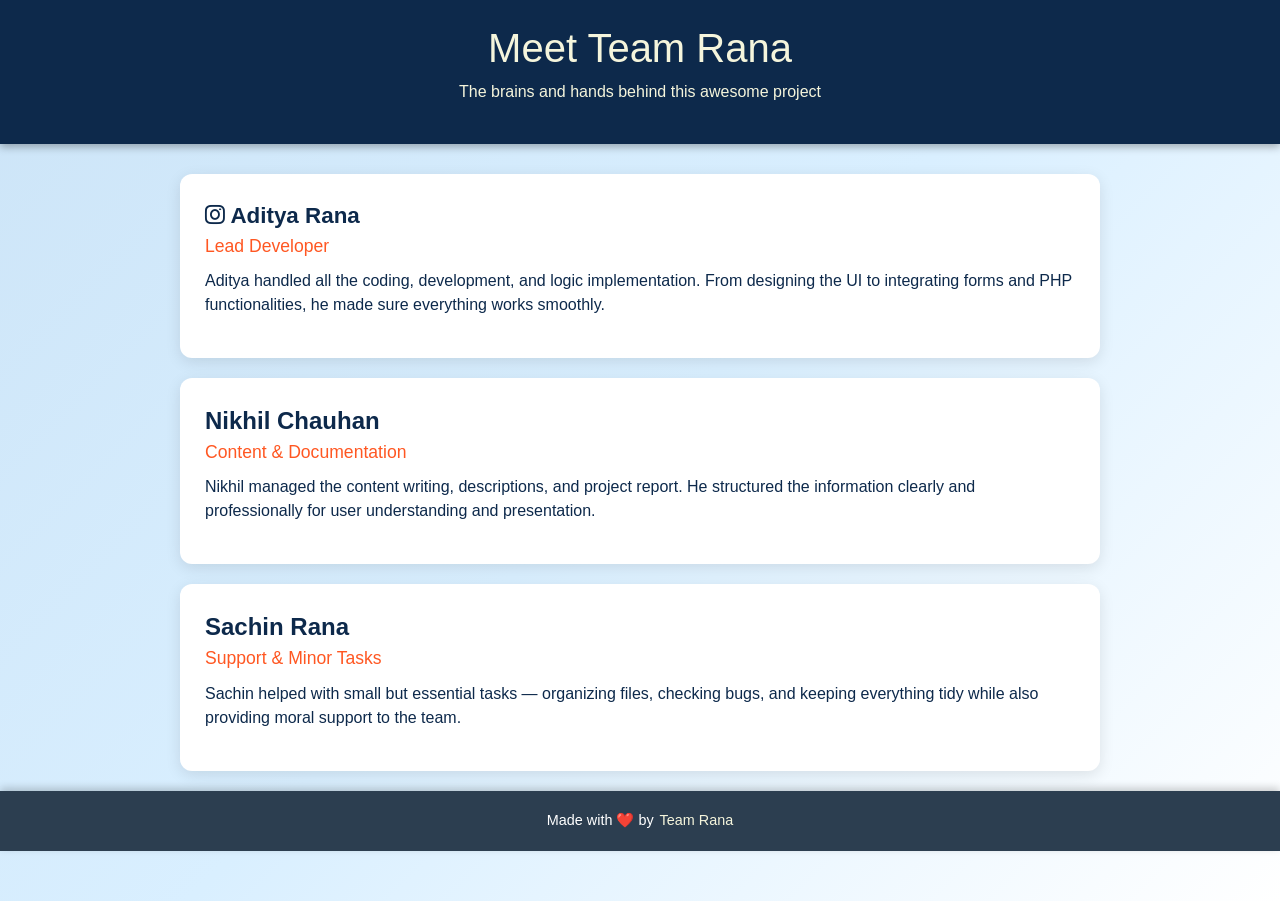
<file: about.html>
<!DOCTYPE html>
<html lang="en">
<head>
  <meta charset="UTF-8" />
  <meta name="viewport" content="width=device-width, initial-scale=1" />
  <title>About Team Rana</title>
  <link href="https://cdn.jsdelivr.net/npm/bootstrap@5.3.6/dist/css/bootstrap.min.css" rel="stylesheet">
  <link
    rel="stylesheet"
    href="https://cdnjs.cloudflare.com/ajax/libs/font-awesome/6.7.2/css/all.min.css"
  />
  <style>
    body {
      background: linear-gradient(135deg, #cce4f7 0%, #d9efff 50%, #ffffff 100%);
      font-family: 'Segoe UI', Tahoma, Geneva, Verdana, sans-serif;
      color: #0d294b;
      margin: 0;
      padding-bottom: 50px;
    }

    header {
      background-color: #0d294b;
      color: beige;
      text-align: center;
      padding: 1.5rem 0;
      margin-bottom: 30px;
      box-shadow: 0 3px 8px rgba(0, 0, 0, 0.3);
    }

    .container {
      max-width: 960px;
      margin: 0 auto;
      padding: 0 20px;
    }

    .member-card {
      background: white;
      border-radius: 12px;
      padding: 25px;
      margin-bottom: 20px;
      box-shadow: 0 4px 15px rgba(0, 0, 0, 0.1);
      transition: transform 0.3s ease;
      position: relative;
    }

    .member-card:hover {
      transform: translateY(-5px);
    }

    .member-name {
      font-size: 1.5rem;
      font-weight: 700;
      color: #0d294b;
      display: flex;
      align-items: center;
      gap: 10px;
    }

    .member-role {
      font-size: 1.1rem;
      font-weight: 500;
      color: #ff5722;
      margin-bottom: 10px;
    }

    .instagram-link {
      color: #0d294b;
      font-size: 1.4rem;
      text-decoration: none;
      transition: color 0.3s ease;
    }
    .instagram-link:hover {
      color: #ff5722;
    }

    footer {
      background-color: #2c3e50;
      color: white;
      height: 60px;
      display: flex;
      justify-content: center;
      align-items: center;
      font-size: 0.9rem;
      box-shadow: 0 -3px 8px rgb(0 0 0 / 0.2);
    }

    a {
      color: beige;
      text-decoration: none;
    }

    a:hover {
      color: #ff5722;
      text-decoration: underline;
    }
  </style>
</head>
<body>
  <header>
    <h1>Meet Team Rana</h1>
    <p>The brains and hands behind this awesome project</p>
  </header>

  <div class="container">
    <div class="member-card">
      <div class="member-name">
       
        <a href="https://instagram.com/adityarana8478" target="_blank" rel="noopener noreferrer" aria-label="Instagram profile of Aditya Rana" class="instagram-link">
          <i class="fab fa-instagram"></i> Aditya Rana
        </a>
      </div>
      <div class="member-role">Lead Developer</div>
      <p>Aditya handled all the coding, development, and logic implementation. From designing the UI to integrating forms and PHP functionalities, he made sure everything works smoothly.</p>
    </div>

    <div class="member-card">
      <div class="member-name">Nikhil Chauhan</div>
      <div class="member-role">Content & Documentation</div>
      <p>Nikhil managed the content writing, descriptions, and project report. He structured the information clearly and professionally for user understanding and presentation.</p>
    </div>

    <div class="member-card">
      <div class="member-name">Sachin Rana</div>
      <div class="member-role">Support & Minor Tasks</div>
      <p>Sachin helped with small but essential tasks — organizing files, checking bugs, and keeping everything tidy while also providing moral support to the team.</p>
    </div>
  </div>

  <footer>
    Made with ❤️ by <a href="index.html" style="margin-left: 6px;">Team Rana</a>
  </footer>
</body>
</html>
</file>
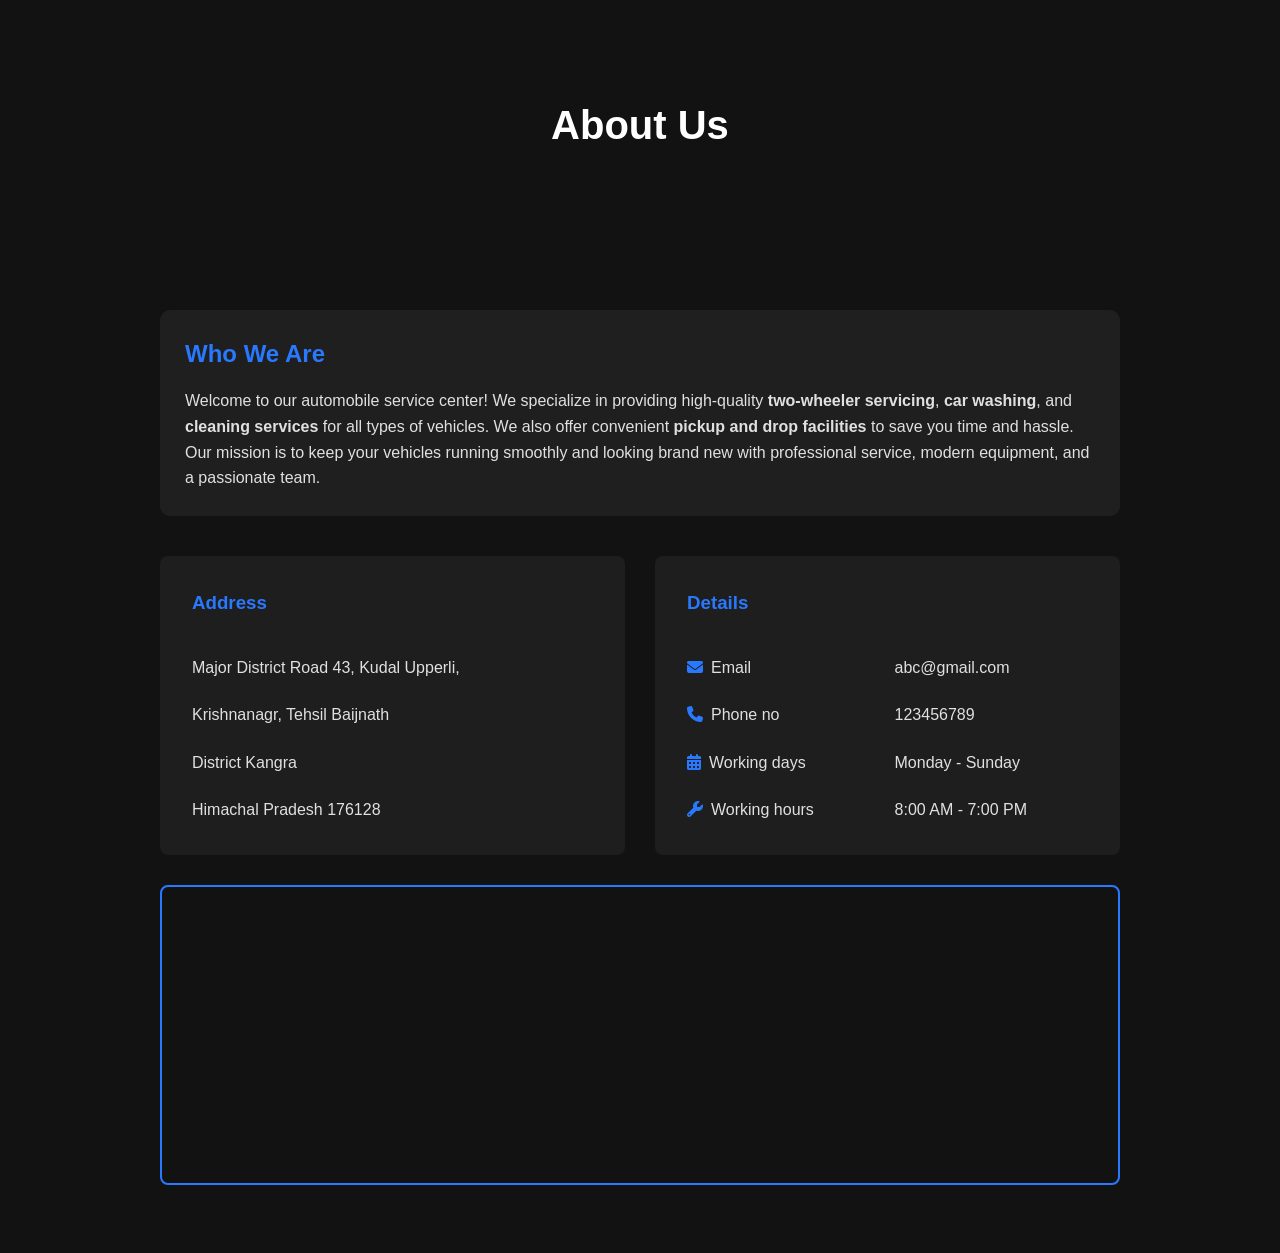
<file: aboutus.html>
<!DOCTYPE html>
<html lang="en">
<head>
  <meta charset="UTF-8">
  <title>About Us - Dark Mode</title>
  <link rel="stylesheet" href="https://cdnjs.cloudflare.com/ajax/libs/font-awesome/6.5.0/css/all.min.css">
  <style>
    * {
      box-sizing: border-box;
      margin: 0;
      padding: 0;
    }

    body {
      font-family: 'Segoe UI', Tahoma, Geneva, Verdana, sans-serif;
      background-color: #121212;
      color: #e0e0e0;
      line-height: 1.6;
    }

    header {
      background-image: url('https://images.unsplash.com/photo-1581090700227-1e8c8cb14a58?auto=format&fit=crop&w=1500&q=80');
      background-size: cover;
      background-position: center;
      height: 250px;
      display: flex;
      justify-content: center;
      align-items: center;
      text-align: center;
      color: #ffffff;
    }

    header h1 {
      background-color: #2979ff(0, 0, 0, 0.6);
      padding: 15px 30px;
      border-radius: 10px;
      font-size: 2.5rem;
    }

    .content {
      max-width: 1000px;
      margin: 40px auto;
      padding: 20px;
    }

    .intro {
      background-color: #1f1f1f;
      padding: 25px;
      border-radius: 10px;
      box-shadow: 0 0 12px #2979ff(255, 87, 87, 0.2);
      margin-bottom: 40px;
    }

    .intro h2 {
      color: #2979ff;
      margin-bottom: 15px;
    }

    .container {
      display: grid;
      grid-template-columns: 1fr 1fr;
      gap: 30px;
    }

    table {
      width: 100%;
      background-color: #1e1e1e;
      border-radius: 8px;
      padding: 20px;
      box-shadow: 0 0 15px #2979ff(255, 87, 87, 0.2);
    }

    h3 {
      color: #2979ff;
      margin-bottom: 15px;
    }

    td {
      padding: 10px;
    }

    i {
      color: #2979ff;
      margin-right: 8px;
    }

    .map {
      grid-column: span 2;
      text-align: center;
    }

    iframe {
      border-radius: 8px;
      width: 100%;
      height: 300px;
      border: 2px solid #2979ff;
    }

    @media (max-width: 768px) {
      .container {
        grid-template-columns: 1fr;
      }
    }
  </style>
</head>
<body>

  <!-- Header with Background -->
  <header>
    <h1>About Us</h1>
  </header>

  <!-- Intro Section -->
  <div class="content">
    <div class="intro">
      <h2>Who We Are</h2>
      <p>
        Welcome to our automobile service center! We specialize in providing high-quality 
        <strong>two-wheeler servicing</strong>, 
        <strong>car washing</strong>, and 
        <strong>cleaning services</strong> for all types of vehicles.
        We also offer convenient <strong>pickup and drop facilities</strong> to save you time and hassle.
      </p>
      <p>
        Our mission is to keep your vehicles running smoothly and looking brand new with professional service, modern equipment, and a passionate team.
      </p>
    </div>

    <!-- Address & Details -->
    <div class="container">
      <div class="address">
        <table>
          <tr><td><h3>Address</h3></td></tr>
          <tr><td>Major District Road 43, Kudal Upperli,</td></tr>
          <tr><td>Krishnanagr, Tehsil Baijnath</td></tr>
          <tr><td>District Kangra</td></tr>
          <tr><td>Himachal Pradesh 176128</td></tr>
        </table>
      </div>

      <div class="details">
        <table>
          <tr><td colspan="2"><h3>Details</h3></td></tr>
          <tr>
            <td><i class="fa-solid fa-envelope"></i>Email</td>
            <td>abc@gmail.com</td>
          </tr>
          <tr>
            <td><i class="fa-solid fa-phone"></i>Phone no</td>
            <td>123456789</td>
          </tr>
          <tr>
            <td><i class="fa-solid fa-calendar-days"></i>Working days</td>
            <td>Monday - Sunday</td>
          </tr>
          <tr>
            <td><i class="fa-solid fa-wrench"></i>Working hours</td>
            <td>8:00 AM - 7:00 PM</td>
          </tr>
        </table>
      </div>

      <!-- Map -->
      <div class="map">
        <iframe 
          src="https://www.google.com/maps/embed?pb=!1m18!1m12!1m3!1d3383.8888895287537!2d76.66805797528468!3d31.991027374002!2m3!1f0!2f0!3f0!3m2!1i1024!2i768!4f13.1!3m3!1m2!1s0x3904c74b974b0077%3A0x73807f2a6085441d!2sRana%20Auto%20Workshop!5e0!3m2!1sen!2sin!4v1743610984620!5m2!1sen!2sin" 
          allowfullscreen="" 
          loading="lazy" 
          referrerpolicy="no-referrer-when-downgrade">
        </iframe>
      </div>
    </div>
  </div>

</body>
</html>
</file>
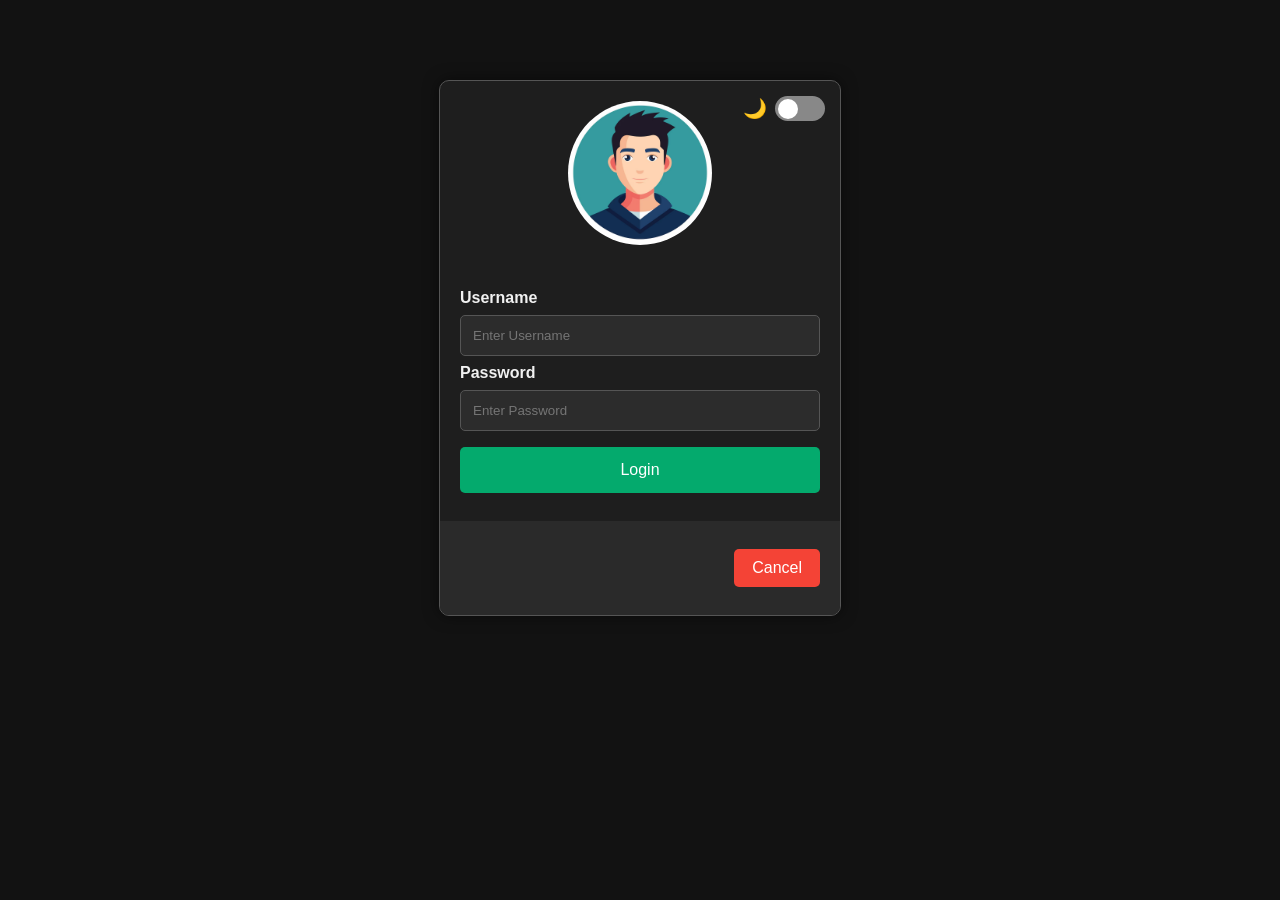
<file: admin.html>
<!DOCTYPE html>
<html lang="en">
<head>
  <meta charset="UTF-8" />
  <meta name="viewport" content="width=device-width, initial-scale=1.0" />
  <title>Admin Login</title>
  <style>
    :root {
      --bg-color: #121212;
      --text-color: #f1f1f1;
      --input-bg: #2c2c2c;
      --input-border: #555;
      --form-bg: #1e1e1e;
      --button-bg: #04aa6d;
      --cancel-bg: #f44336;
      --container-bg: #2a2a2a;
      --box-shadow: 0 0 15px rgba(0, 0, 0, 0.5);
    }

    body.light-mode {
      --bg-color: #ffffff;
      --text-color: #000000;
      --input-bg: #f0f0f0;
      --input-border: #ccc;
      --form-bg: #ffffff;
      --button-bg: #04aa6d;
      --cancel-bg: #f44336;
      --container-bg: #f9f9f9;
      --box-shadow: 0 0 15px rgba(0, 0, 0, 0.1);
    }

    body {
      background-color: var(--bg-color);
      color: var(--text-color);
      font-family: Arial, sans-serif;
      margin: 0;
      padding: 20px;
      transition: background-color 0.3s, color 0.3s;
    }

    .form-container {
      position: relative;
      max-width: 400px;
      margin: 60px auto;
      background-color: var(--form-bg);
      border: 1px solid var(--input-border);
      border-radius: 10px;
      box-shadow: var(--box-shadow);
      overflow: hidden;
    }

    .imgcontainer {
      text-align: center;
      padding: 20px;
    }

    img.avatar {
      width: 40%;
      border-radius: 50%;
    }

    .container {
      padding: 20px;
    }

    label {
      font-weight: bold;
    }

    input[type="text"],
    input[type="password"] {
      width: 100%;
      padding: 12px;
      margin: 8px 0;
      border: 1px solid var(--input-border);
      background-color: var(--input-bg);
      color: var(--text-color);
      border-radius: 5px;
      box-sizing: border-box;
    }

    button {
      background-color: var(--button-bg);
      color: white;
      padding: 14px;
      margin: 8px 0;
      border: none;
      cursor: pointer;
      width: 100%;
      border-radius: 5px;
      font-size: 1rem;
    }

    button:hover {
      opacity: 0.9;
    }

    .cancelbtn {
      background-color: var(--cancel-bg);
      width: auto;
      padding: 10px 18px;
      border-radius: 5px;
    }

    .theme-toggle {
      position: absolute;
      top: 15px;
      right: 15px;
      z-index: 100;
    }

    .toggle-switch {
      display: flex;
      align-items: center;
      gap: 8px;
      cursor: pointer;
      font-size: 1.2rem;
    }

    .toggle-switch input {
      display: none;
    }

    .slider {
      position: relative;
      width: 50px;
      height: 25px;
      background-color: #888;
      border-radius: 25px;
      transition: background-color 0.3s;
    }

    .slider::before {
      content: "";
      position: absolute;
      height: 20px;
      width: 20px;
      left: 3px;
      top: 2.5px;
      background-color: white;
      border-radius: 50%;
      transition: transform 0.3s;
    }

    input:checked + .slider {
      background-color: #04aa6d;
    }

    input:checked + .slider::before {
      transform: translateX(25px);
    }

    @media (max-width: 600px) {
      .form-container {
        margin: 30px 15px;
      }

      .theme-toggle {
        top: 10px;
        right: 10px;
        transform: scale(0.9);
      }
    }
  </style>
</head>
<body>

  <div class="form-container">
    <!-- Theme Toggle -->
    <div class="theme-toggle">
      <label class="toggle-switch">
        <span id="theme-icon">🌙</span>
        <input type="checkbox" id="themeSwitch" />
        <div class="slider"></div>
      </label>
    </div>

    <form action="admin_action.php" method="post">
      <div class="imgcontainer">
        <img src="images/admin.avif" alt="Avatar" class="avatar">
      </div>

      <div class="container">
        <label for="uname">Username</label>
        <input type="text" placeholder="Enter Username" name="uname" required>

        <label for="psw">Password</label>
        <input type="password" placeholder="Enter Password" name="psw" required>

        <button type="submit">Login</button>
      </div>

      <div class="container" style="background-color: var(--container-bg); text-align: right;">
        <button type="button" class="cancelbtn">Cancel</button>
      </div>
    </form>
  </div>

  <!-- Theme Script -->
  <script>
    const themeSwitch = document.getElementById('themeSwitch');
    const themeIcon = document.getElementById('theme-icon');

    function setTheme(mode) {
      if (mode === 'light') {
        document.body.classList.add('light-mode');
        themeSwitch.checked = true;
        themeIcon.textContent = '🌞';
      } else {
        document.body.classList.remove('light-mode');
        themeSwitch.checked = false;
        themeIcon.textContent = '🌙';
      }
    }

    const savedTheme = localStorage.getItem('theme') || 'dark';
    setTheme(savedTheme);

    themeSwitch.addEventListener('change', () => {
      const newTheme = themeSwitch.checked ? 'light' : 'dark';
      setTheme(newTheme);
      localStorage.setItem('theme', newTheme);
    });
  </script>

</body>
</html>
</file>
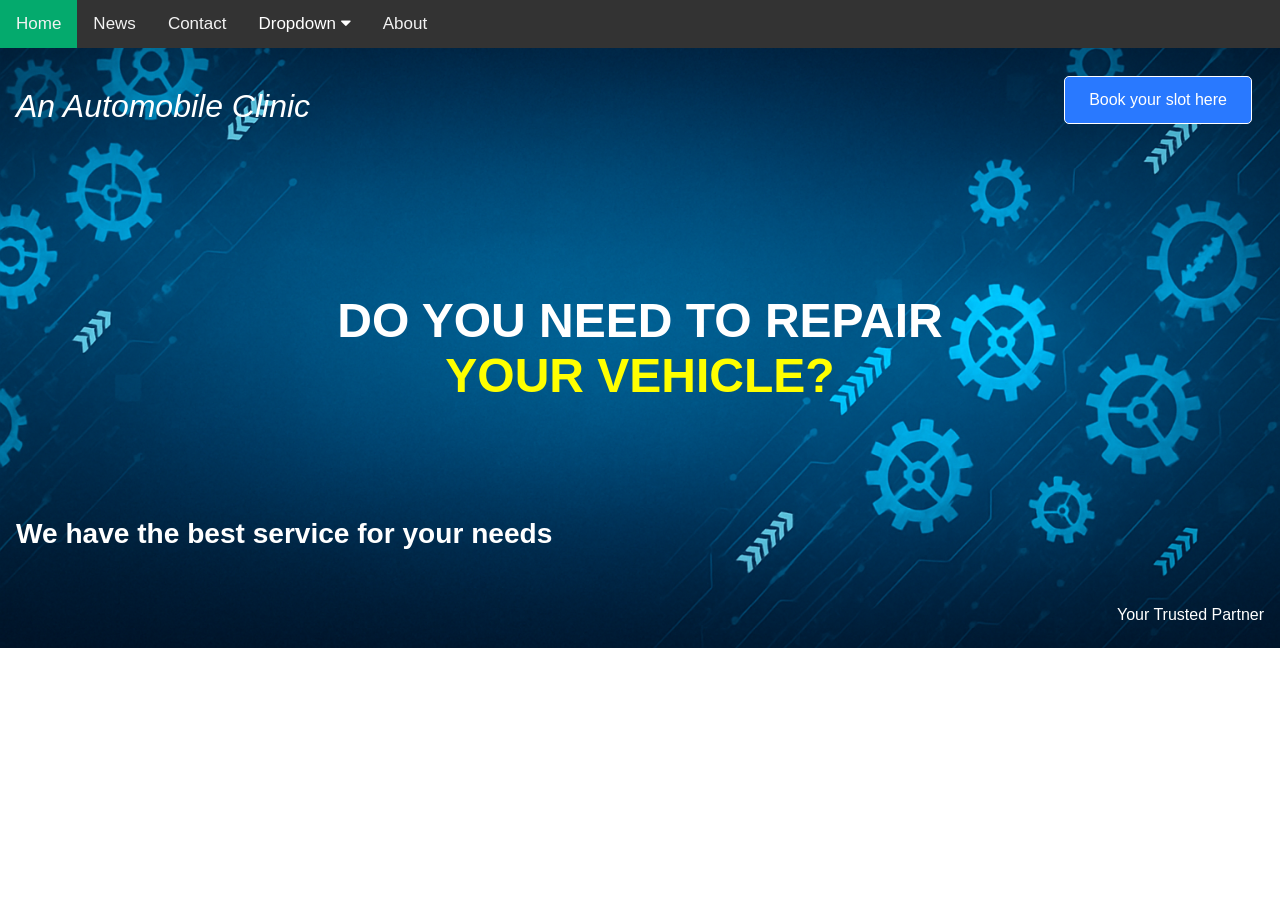
<file: navbar.html>
<!DOCTYPE html>
<html>
<head>
<meta name="viewport" content="width=device-width, initial-scale=1">
<link rel="stylesheet" href="https://cdnjs.cloudflare.com/ajax/libs/font-awesome/4.7.0/css/font-awesome.min.css">
<style>
body {margin:0;font-family:Arial}

.topnav {
  overflow: hidden;
  background-color: #333;
}

.topnav a {
  float: left;
  display: block;
  color: #f2f2f2;
  text-align: center;
  padding: 14px 16px;
  text-decoration: none;
  font-size: 17px;
}

.active {
  background-color: #04AA6D;
  color: white;
}

.topnav .icon {
  display: none;
}

.dropdown {
  float: left;
  overflow: hidden;
}

.dropdown .dropbtn {
  font-size: 17px;    
  border: none;
  outline: none;
  color: white;
  padding: 14px 16px;
  background-color: inherit;
  font-family: inherit;
  margin: 0;
}

.dropdown-content {
  display: none;
  position: absolute;
  background-color: #f9f9f9;
  min-width: 160px;
  box-shadow: 0px 8px 16px 0px rgba(0,0,0,0.2);
  z-index: 1;
}

.dropdown-content a {
  float: none;
  color: black;
  padding: 12px 16px;
  text-decoration: none;
  display: block;
  text-align: left;
}

.topnav a:hover, .dropdown:hover .dropbtn {
  background-color: #555;
  color: white;
}

.dropdown-content a:hover {
  background-color: #ddd;
  color: black;
}

.dropdown:hover .dropdown-content {
  display: block;
}

@media screen and (max-width: 600px) {
  .topnav a:not(:first-child), .dropdown .dropbtn {
    display: none;
  }
  .topnav a.icon {
    float: right;
    display: block;
  }
}

@media screen and (max-width: 600px) {
  .topnav.responsive {position: relative;}
  .topnav.responsive .icon {
    position: absolute;
    right: 0;
    top: 0;
  }
  .topnav.responsive a {
    float: none;
    display: block;
    text-align: left;
  }
  .topnav.responsive .dropdown {float: none;}
  .topnav.responsive .dropdown-content {position: relative;}
  .topnav.responsive .dropdown .dropbtn {
    display: block;
    width: 100%;
    text-align: left;
  }
}
</style>
</head>
<body>

<div class="topnav" id="myTopnav">
  <a href="#home" class="active">Home</a>
  <a href="#news">News</a>
  <a href="#contact">Contact</a>
  <div class="dropdown">
    <button class="dropbtn">Dropdown 
      <i class="fa fa-caret-down"></i>
    </button>
    <div class="dropdown-content">
      <a href="#">Link 1</a>
      <a href="#">Link 2</a>
      <a href="#">Link 3</a>
    </div>
  </div> 
  <a href="#about">About</a>
  <a href="javascript:void(0);" style="font-size:15px;" class="icon" onclick="myFunction()">&#9776;</a>
</div>



<div class="landingimage" style="height: 600px; width: 100%; background: #2979ff;">
  <div class="container" style="
    position: relative;
    text-align: center;
    color: white;
    height: 100%;
    width: 100%;
    font-family: 'Segoe UI', Tahoma, Geneva, Verdana, sans-serif;
    background-image: url('images/bggg.png');
    background-size: cover;
    background-position: center;
    background-repeat: no-repeat;
    overflow: hidden;
  ">
    <div class="bottom-left" style="position: absolute; bottom: 38px; left: 16px; font-size: 1.5rem;">
      <h3>We have the best service for your needs<br><br></h3>
    </div>

    <div class="top-left" style="position: absolute; top: 8px; left: 16px; font-size: 2rem; font-style: oblique;">
      <p>An Automobile Clinic</p><br>
    </div>

    <div class="top-right" style="position: absolute; top: 28px; right: 28px;">
      <a href="slot.php" class="book-button" style="
        display: inline-block;
        background: #2979ff;
        color: white;
        text-align: center;
        text-decoration: none;
        padding: 14px 24px;
        border: 1px solid white;
        border-radius: 5px;
        font-size: 1rem;
        font-family: inherit;
        transition-duration: 0.3s;
      " onmouseover="this.style.background='#5393ff'; this.style.transform='scale(1.1)'" onmouseout="this.style.background='#2979ff'; this.style.transform='scale(1)'">
        Book your slot here
      </a>
    </div>

    <div class="bottom-right" style="position: absolute; bottom: 8px; right: 16px;">
      <p>Your Trusted Partner</p>
    </div>

    <div class="centered" style="
      position: absolute;
      top: 50%;
      left: 50%;
      transform: translate(-50%, -50%);
      font-size: clamp(1.2rem, 3vw, 2rem);
      text-align: center;
    ">
      <h2>
        DO YOU NEED TO REPAIR<br>
        <span style="color: yellow;">YOUR VEHICLE?</span>
      </h2>
    </div>
  </div>
</div>



<script>
function myFunction() {
  var x = document.getElementById("myTopnav");
  if (x.className === "topnav") {
    x.className += " responsive";
  } else {
    x.className = "topnav";
  }
}
</script>

</body>
</html>
</file>
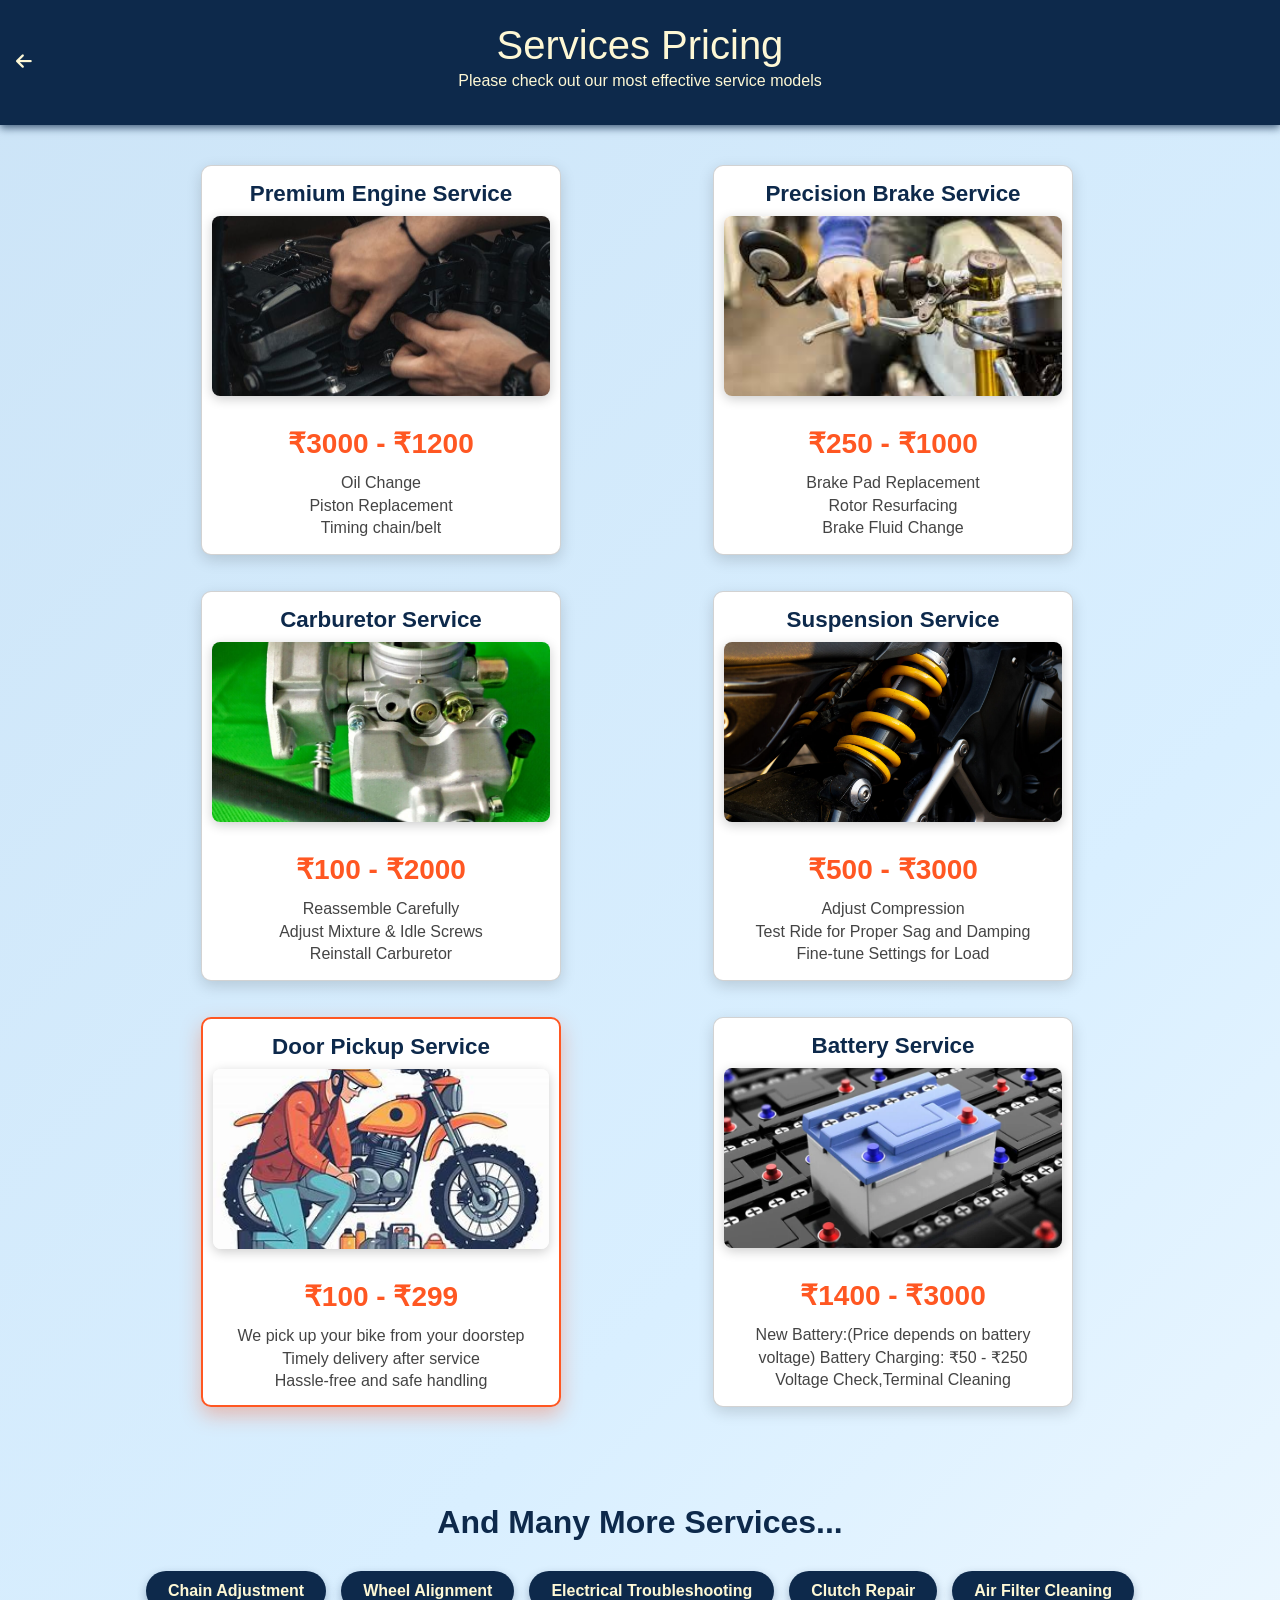
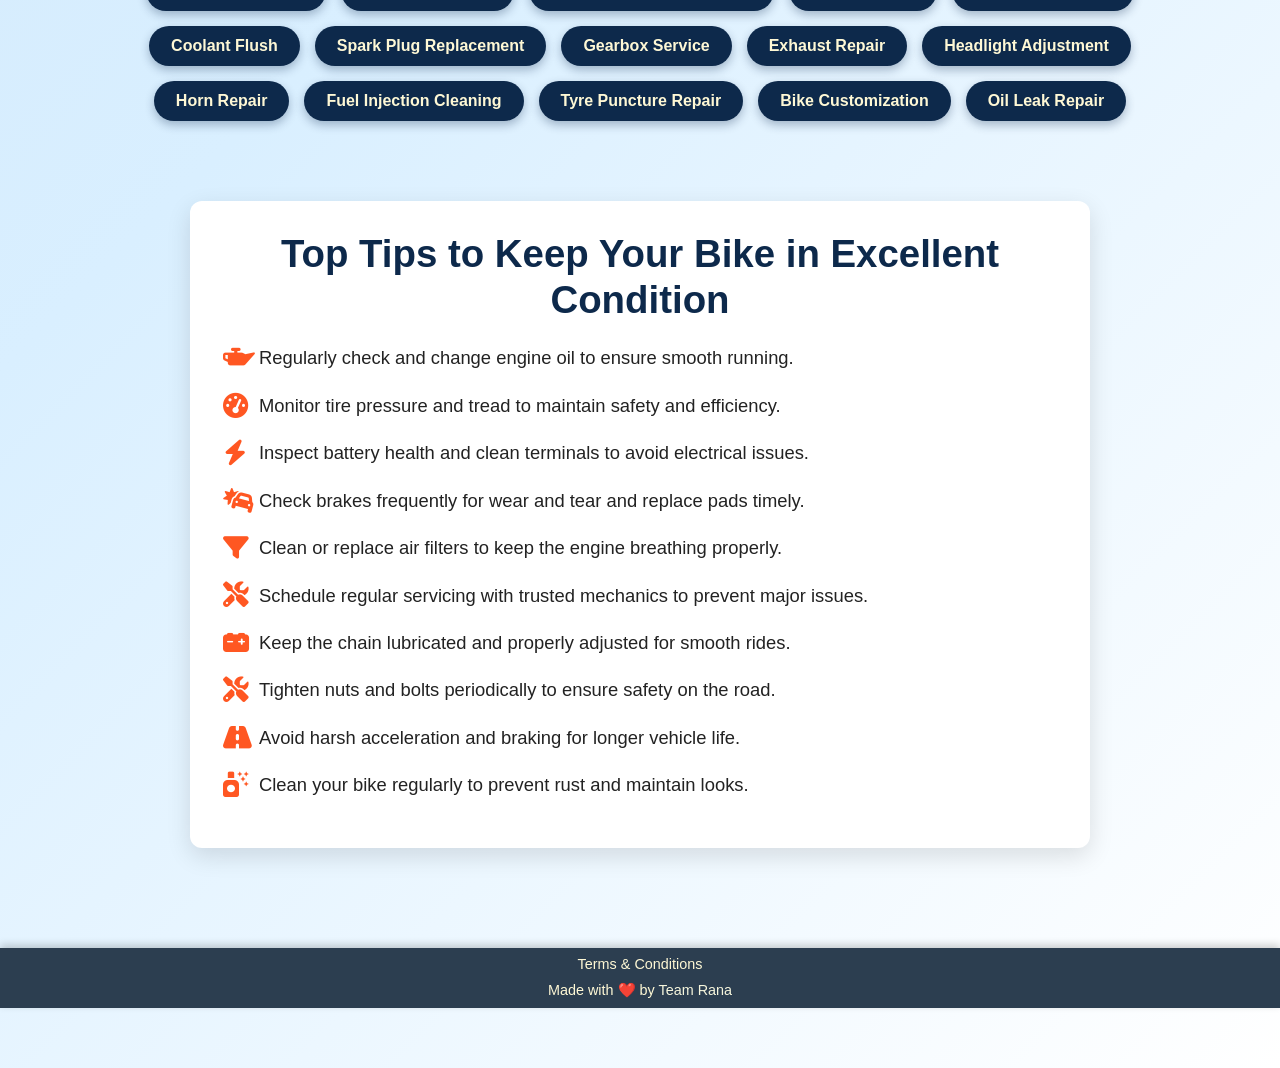
<file: services.html>
<!DOCTYPE html>
<html lang="en">
<head>
  <meta charset="UTF-8" />
  <meta name="viewport" content="width=device-width, initial-scale=1" />
  <title>Services & Tips</title>
  <link
    href="https://cdn.jsdelivr.net/npm/bootstrap@5.3.6/dist/css/bootstrap.min.css"
    rel="stylesheet"
  />
  <link
    rel="stylesheet"
    href="https://cdnjs.cloudflare.com/ajax/libs/font-awesome/6.7.2/css/all.min.css"
  />
  <style>
    body {
      /* Soft blue gradient background */
      background: linear-gradient(135deg, #cce4f7 0%, #d9efff 50%, #ffffff 100%);
      font-family: 'Segoe UI', Tahoma, Geneva, Verdana, sans-serif;
      color: #222;
      margin: 0;
      padding-bottom: 60px;
    }
    header {
      background-color: #0d294b;
      color: beige;
      padding: 1.3rem 0 2rem 0;
      text-align: center;
      box-shadow: 0 3px 8px rgb(13 41 75 / 0.7);
      user-select: none;
      position: relative;
    }
    header > a {
      color: #fef8d5;
      position: absolute;
      left: 16px;
      top: 50%;
      transform: translateY(-50%);
      font-size: 18px;
      text-decoration: none;
      transition: color 0.3s ease;
    }
    header > a:hover {
      color: #ff5722;
    }
    .text-center {
      color: #fef8d5;
      margin: 0;
      user-select: none;
    }

    /* Card styles for services */
    .card {
      background: #fff;
      height: 390px;
      width: 360px;
      box-shadow: 0 5px 15px rgb(0 0 0 / 0.15);
      border-radius: 10px;
      margin: 20px 10px;
      transition: transform 0.4s ease, box-shadow 0.4s ease;
      display: flex;
      flex-direction: column;
      align-items: center;
      padding: 15px 10px 25px 10px;
      user-select: none;
    }
    .card:hover {
      transform: scale(1.07);
      box-shadow: 0 8px 25px rgb(0 0 0 / 0.3);
      cursor: pointer;
    }
    .card img {
      height: 180px;
      border-radius: 8px;
      margin-bottom: 15px;
      box-shadow: 0 3px 12px rgb(0 0 0 / 0.2);
      object-fit: cover;
      width: 100%;
    }
    .card-title {
      font-weight: 700;
      color: #0d294b;
      font-size: 1.4rem;
      margin-bottom: 8px;
      text-align: center;
    }
    .card-body {
      text-align: center;
      flex-grow: 1;
      color: #444;
      font-size: 1rem;
      line-height: 1.4;
    }
    .card-body h3 {
      color: #ff5722;
      margin-bottom: 12px;
      font-weight: 600;
    }
    /* Highlight Door Pickup Service */
    .pickup-card {
      border: 2.5px solid #ff5722;
      box-shadow: 0 8px 20px rgb(255 87 34 / 0.35);
    }
    /* Layout container */
    .row.text-center.justify-content-evenly {
      max-width: 1180px;
      margin: 0 auto;
      padding: 20px 15px 40px 15px;
    }
    /* More Services Section */
    .more-services {
      max-width: 1100px;
      margin: 40px auto 80px auto;
      padding: 0 15px;
      text-align: center;
      user-select: none;
    }
    .more-services h2 {
      color: #0d294b;
      font-weight: 700;
      margin-bottom: 30px;
    }
    .service-badges {
      display: flex;
      flex-wrap: wrap;
      justify-content: center;
      gap: 15px;
    }
    .badge {
      background: #0d294b;
      color: #fef8d5;
      padding: 12px 22px;
      border-radius: 25px;
      font-weight: 600;
      font-size: 1rem;
      box-shadow: 0 4px 10px rgb(13 41 75 / 0.3);
      cursor: default;
      transition: background 0.3s ease;
    }
    .badge:hover {
      background: #ff5722;
      box-shadow: 0 6px 18px rgb(255 87 34 / 0.4);
    }

    /* New Tips Section */
    .tips-section {
      max-width: 900px;
      background: #fff;
      margin: 50px auto 100px auto;
      border-radius: 12px;
      padding: 30px 25px;
      box-shadow: 0 8px 25px rgb(0 0 0 / 0.12);
      color: #0d294b;
      user-select: none;
    }
    .tips-section h2 {
      font-weight: 800;
      font-size: 2.4rem;
      margin-bottom: 20px;
      text-align: center;
    }
    .tips-list {
      list-style: none;
      padding-left: 0;
      font-size: 1.15rem;
      line-height: 1.6;
      color: #222;
    }
    .tips-list li {
      display: flex;
      align-items: center;
      margin-bottom: 18px;
      padding-left: 8px;
    }
    .tips-list li i {
      color: #ff5722;
      font-size: 1.6rem;
      margin-right: 12px;
      flex-shrink: 0;
      width: 24px;
      text-align: center;
    }

    /* Responsive adjustments */
    @media (max-width: 768px) {
      .card {
        width: 90%;
        margin: 20px auto;
        height: auto;
      }
      .row.text-center.justify-content-evenly {
        padding: 0 10px 40px 10px;
      }
      .tips-section {
        margin: 40px 20px 60px 20px;
        padding: 25px 20px;
      }
    }
    @media (max-width: 400px) {
      header > a {
        font-size: 20px;
        left: 10px;
      }
      .tips-section h2 {
        font-size: 1.8rem;
      }
      .tips-list li {
        font-size: 1rem;
      }
    }

    footer {
      background-color: #2c3e50;
      color: white;
      height: 60px;
      display: flex;
      justify-content: center;
      align-items: center;
      font-size: 0.9rem;
      user-select: none;
      box-shadow: 0 -3px 8px rgb(0 0 0 / 0.2);
    }
    footer a {
      color: beige;
      text-decoration: none;
    }
    footer a:hover {
      color: #ff5722;
      text-decoration: underline;
    }
  </style>
</head>
<body>
  <header>
    <a href="index.html" title="Back to Home"><i class="fa-solid fa-arrow-left"></i></a>
    <h1 class="text-center">Services Pricing</h1>
    <p class="text-center">Please check out our most effective service models</p>
  </header>

  <div class="row text-center justify-content-evenly">
    <div class="card col-sm-5 col-md-3 mb-3 me-3">
      <h3 class="card-title">Premium Engine Service</h3>
      <img src="servicephotos/engine.jpeg.jpg" alt="Engine Service" />
      <div class="card-body">
        <h3>₹3000 - ₹1200</h3>
        <p>
          Oil Change<br />
          Piston Replacement<br />
          Timing chain/belt 
        </p>
      </div>
    </div>

    <div class="card col-sm-5 col-md-3 mb-3 me-3">
      <h3 class="card-title">Precision Brake Service</h3>
      <img src="servicephotos/brak.jpg" alt="Brake Service" />
      <div class="card-body">
        <h3>₹250 - ₹1000</h3>
        <p>
          Brake Pad Replacement<br />
          Rotor Resurfacing<br />
          Brake Fluid Change
        </p>
      </div>
    </div>

    <div class="card col-sm-5 col-md-3 mb-3 me-3">
      <h3 class="card-title">Carburetor Service</h3>
      <img src="servicephotos/carb.jpg" alt="Carburetor Service" />
      <div class="card-body">
        <h3>₹100 - ₹2000</h3>
        <p>
          Reassemble Carefully<br />
          Adjust Mixture &amp; Idle Screws<br />
          Reinstall Carburetor
        </p>
      </div>
    </div>

    <div class="card col-sm-5 col-md-3 mb-3 me-3">
      <h3 class="card-title">Suspension Service</h3>
      <img src="servicephotos/suspension2.jpg" alt="Suspension Service" />
      <div class="card-body">
        <h3>₹500 - ₹3000</h3>
        <p>
          Adjust Compression<br />
          Test Ride for Proper Sag and Damping<br />
          Fine-tune Settings for Load
        </p>
      </div>
    </div>

    <div class="card col-sm-5 col-md-3 mb-3 me-3 pickup-card">
      <h3 class="card-title">Door Pickup Service</h3>
      <img src="servicephotos/door.jpg" alt="Door Pickup Service" />
      <div class="card-body">
        <h3>₹100 - ₹299</h3>
        <p>
          We pick up your bike from your doorstep<br />
          Timely delivery after service<br />
          Hassle-free and safe handling
        </p>
      </div>
    </div>

    <div class="card col-sm-5 col-md-3 mb-3 me-3">
      <h4 class="card-title">Battery Service</h4>
      <img src="servicephotos/battry2.webp" alt="Battery Service" />
      <div class="card-body">
        <h3> ₹1400 - ₹3000</h3>
        <p>
            New Battery:(Price depends on battery voltage)
          Battery Charging: ₹50 - ₹250<br />
          Voltage Check,Terminal Cleaning
        </p>
      </div>
    </div>
  </div>

  <section class="more-services" aria-label="Additional services offered">
    <h2>And Many More Services...</h2>
    <div class="service-badges">
      <div class="badge">Chain Adjustment</div>
      <div class="badge">Wheel Alignment</div>
      <div class="badge">Electrical Troubleshooting</div>
      <div class="badge">Clutch Repair</div>
      <div class="badge">Air Filter Cleaning</div>
      <div class="badge">Coolant Flush</div>
      <div class="badge">Spark Plug Replacement</div>
      <div class="badge">Gearbox Service</div>
      <div class="badge">Exhaust Repair</div>
      <div class="badge">Headlight Adjustment</div>
      <div class="badge">Horn Repair</div>
      <div class="badge">Fuel Injection Cleaning</div>
      <div class="badge">Tyre Puncture Repair</div>
      <div class="badge">Bike Customization</div>
      <div class="badge">Oil Leak Repair</div>
    </div>
  </section>

  <!-- New Tips Section -->
  <section class="tips-section" aria-label="Bike maintenance tips">
    <h2>Top Tips to Keep Your Bike in Excellent Condition</h2>
    <ul class="tips-list">
      <li><i class="fa-solid fa-oil-can"></i> Regularly check and change engine oil to ensure smooth running.</li>
      <li><i class="fa-solid fa-tachometer-alt-fast"></i> Monitor tire pressure and tread to maintain safety and efficiency.</li>
      <li><i class="fa-solid fa-bolt"></i> Inspect battery health and clean terminals to avoid electrical issues.</li>
<li><i class="fa-solid fa-car-burst"></i> Check brakes frequently for wear and tear and replace pads timely.</li>
      <li><i class="fa-solid fa-filter"></i> Clean or replace air filters to keep the engine breathing properly.</li>
      <li><i class="fa-solid fa-tools"></i> Schedule regular servicing with trusted mechanics to prevent major issues.</li>
      <li><i class="fa-solid fa-car-battery"></i> Keep the chain lubricated and properly adjusted for smooth rides.</li>
      <li><i class="fa-solid fa-screwdriver-wrench"></i> Tighten nuts and bolts periodically to ensure safety on the road.</li>
      <li><i class="fa-solid fa-road"></i> Avoid harsh acceleration and braking for longer vehicle life.</li>
      <li><i class="fa-solid fa-spray-can-sparkles"></i> Clean your bike regularly to prevent rust and maintain looks.</li>
    </ul>
  </section>

   <footer>
    <div class="text-center">
      <a href="terms.html" target="_blank" style="display: block; margin-bottom: 5px; color: #fef8d5; text-decoration: none;">Terms & Conditions</a>
      Made with ❤️ by <a href="about.html">Team Rana</a>
    </div>
  </footer>

</body>
</html>
</file>
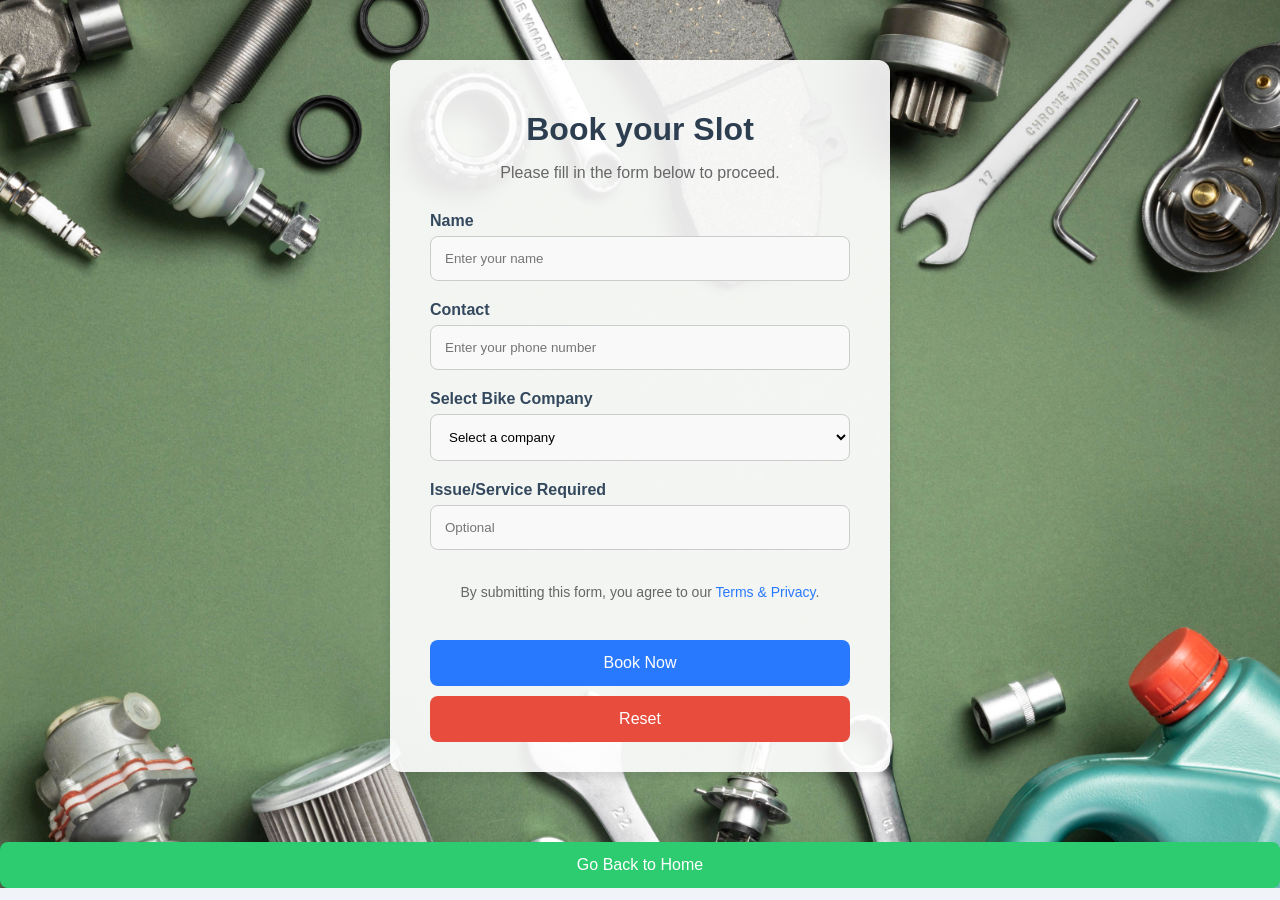
<file: slot.html>
<!DOCTYPE html>
<html lang="en">
<head>
  <meta charset="UTF-8" />
  <meta name="viewport" content="width=device-width, initial-scale=1.0"/>
  <title>Book Your Slot</title>
  <style>
    * {
      box-sizing: border-box;
      font-family: 'Segoe UI', Tahoma, Geneva, Verdana, sans-serif;
    }

    body {
      margin: 0;
      background-image: url("images/bgg.jpg");
      background-size: cover;
      background-position: center;
      background-repeat: no-repeat;
      background-color: #f0f4f8; /* fallback */
    }

    .container {
      max-width: 500px;
      margin: 60px auto;
      background-color: rgba(255, 255, 255, 0.9);
      padding: 30px 40px;
      border-radius: 12px;
      box-shadow: 0 4px 12px rgba(0, 0, 0, 0.1);
    }

    h1 {
      text-align: center;
      color: #2c3e50;
      margin-bottom: 10px;
    }

    p {
      text-align: center;
      color: #666;
      margin-bottom: 30px;
    }

    label {
      font-weight: 600;
      display: block;
      margin-bottom: 6px;
      color: #34495e;
    }

    input[type="text"],
    input[type="number"],
    select {
      width: 100%;
      padding: 14px;
      margin-bottom: 20px;
      border: 1px solid #ccc;
      border-radius: 8px;
      background-color: #f9f9f9;
      transition: border-color 0.3s ease;
    }

    input[type="text"]:focus,
    input[type="number"]:focus,
    select:focus {
      border-color: #2979ff;
      background-color: #fff;
      outline: none;
    }

    .btn {
      width: 100%;
      padding: 14px;
      margin-top: 10px;
      border: none;
      border-radius: 8px;
      color: #fff;
      font-size: 16px;
      cursor: pointer;
      transition: background-color 0.3s ease;
    }

    .signupbtn {
      background-color: #2979ff;
    }

    .signupbtn:hover {
      background-color: #1c54b2;
    }

    .cancelbtn {
      background-color: #e74c3c;
    }

    .cancelbtn:hover {
      background-color: #c0392b;
    }

    .homebtn {
      background-color: #2ecc71;
    }

    .homebtn:hover {
      background-color: #27ae60;
    }

    a {
      color: #2979ff;
      text-decoration: none;
    }

    a:hover {
      text-decoration: underline;
    }

    /* Responsive */
    @media screen and (max-width: 600px) {
      .container {
        padding: 20px;
        margin: 20px auto;
        width: 90%;
      }

      h1 {
        font-size: 24px;
      }

      p {
        font-size: 14px;
      }

      .btn {
        font-size: 14px;
        padding: 12px;
      }

      label {
        font-size: 14px;
      }
    }

    @media screen and (max-width: 400px) {
      .container {
        padding: 15px;
        margin: 15px auto;
      }

      h1 {
        font-size: 20px;
      }

      p {
        font-size: 12px;
      }

      .btn {
        font-size: 12px;
        padding: 10px;
      }

      label {
        font-size: 12px;
      }
    }
  </style>
</head>
<body>

  <form class="container" action="../project/action_page.php" method="post">
    <h1>Book your Slot</h1>
    <p>Please fill in the form below to proceed.</p>

    <label for="name">Name</label>
    <input type="text" placeholder="Enter your name" name="name" required>

    <label for="contact">Contact</label>
    <input type="number" placeholder="Enter your phone number" name="contact" required>

    <label for="company">Select Bike Company</label>
    <select name="company" id="company" required>
      <option value="" disabled selected>Select a company</option>
      <option value="Hero MotoCorp">Hero MotoCorp</option>
      <option value="Honda">Honda</option>
      <option value="TVS">TVS</option>
      <option value="Bajaj">Bajaj</option>
      <option value="Royal Enfield">Royal Enfield</option>
      <option value="Yamaha">Yamaha</option>
      <option value="KTM">KTM</option>
      <option value="Suzuki">Suzuki</option>
      <option value="Harley-Davidson">Harley-Davidson</option>
      <option value="Jawa">Jawa</option>
    </select>

    <label for="service">Issue/Service Required</label>
    <input type="text" placeholder="Optional" name="service">

    <p style="font-size: 14px; text-align: center;">
      By submitting this form, you agree to our 
      <a href="term&condition.html">Terms & Privacy</a>.
    </p>

    <button type="submit" class="btn signupbtn">Book Now</button>
    <button type="reset" class="btn cancelbtn">Reset</button>
  </form>

  <!-- Go Back Home Button -->
  <div style="text-align: center; margin-top: 20px;">
    <a href="index.html">
      <button class="btn homebtn">Go Back to Home</button>
    </a>
  </div>

</body>
</html>
</file>
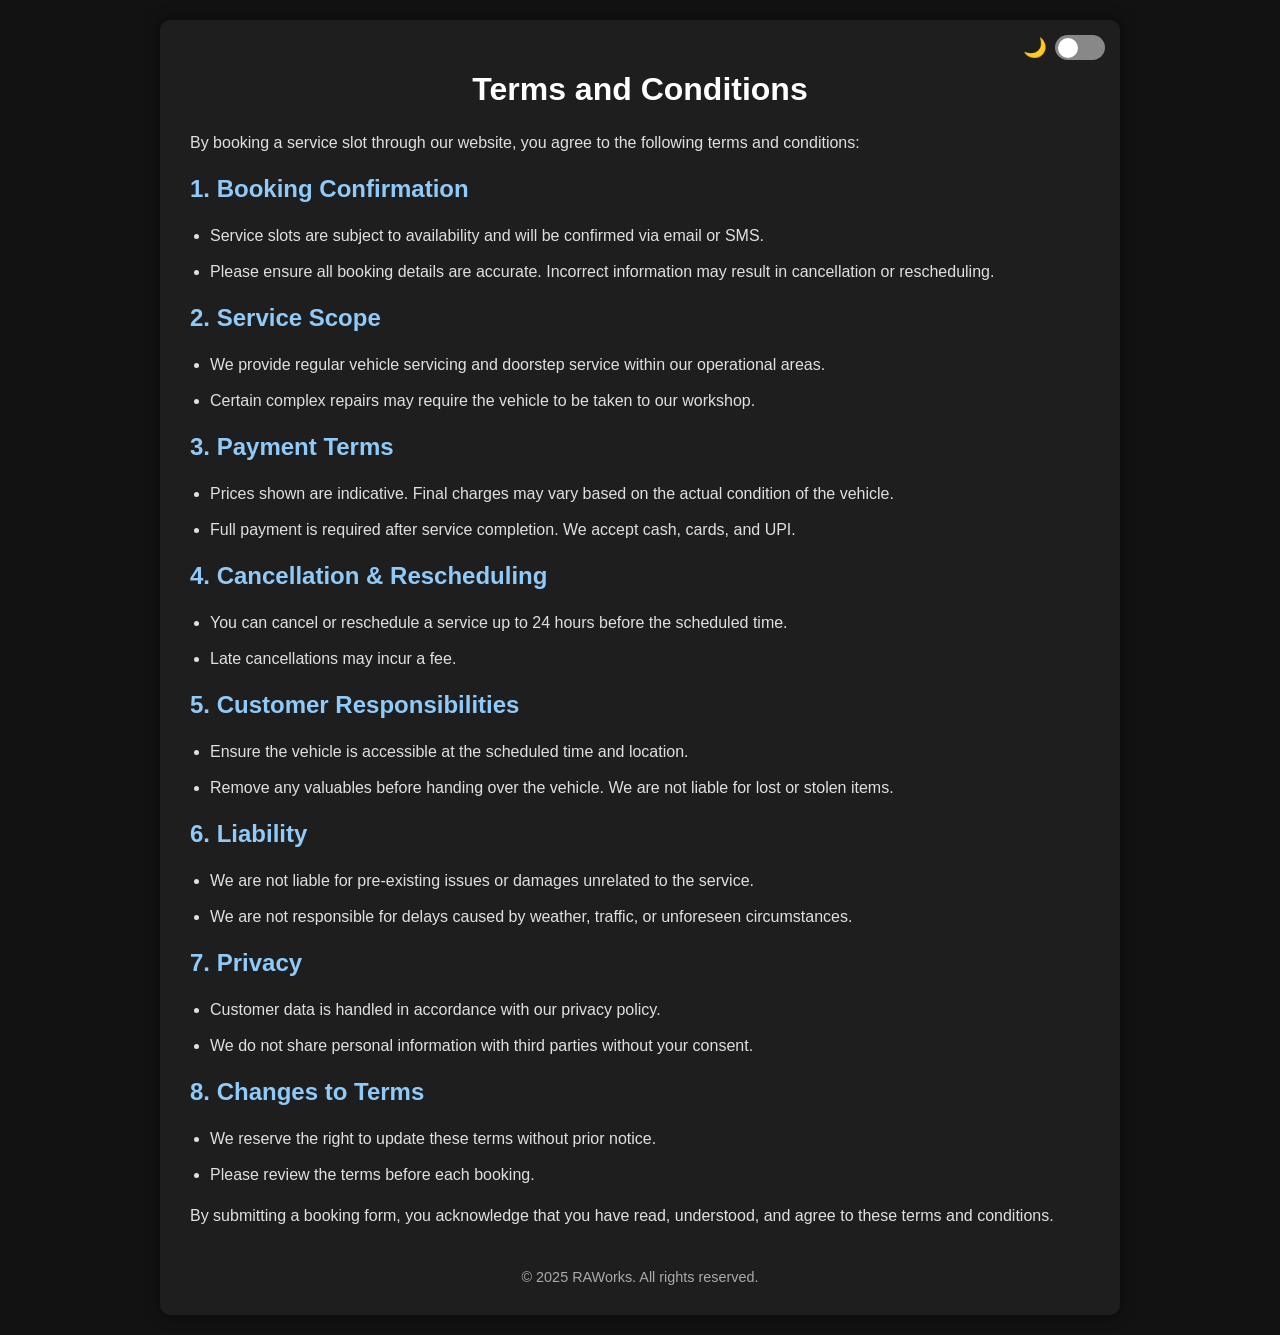
<file: term&condition.html>
<!DOCTYPE html>
<html lang="en">
<head>
  <meta charset="UTF-8" />
  <meta name="viewport" content="width=device-width, initial-scale=1.0" />
  <title>Terms and Conditions - Vehicle Service Booking</title>
  <style>
    :root {
      --bg-color: #121212;
      --text-color: #e0e0e0;
      --header-color: #ffffff;
      --subheader-color: #90caf9;
      --link-color: #64b5f6;
      --container-bg: #1e1e1e;
      --box-shadow: 0 0 15px rgba(0, 0, 0, 0.5);
    }

    body.light-mode {
      --bg-color: #ffffff;
      --text-color: #222222;
      --header-color: #111111;
      --subheader-color: #1976d2;
      --link-color: #1565c0;
      --container-bg: #f9f9f9;
      --box-shadow: 0 0 15px rgba(0, 0, 0, 0.1);
    }

    body {
      margin: 0;
      padding: 20px;
      background-color: var(--bg-color);
      color: var(--text-color);
      font-family: Arial, sans-serif;
      transition: background-color 0.3s, color 0.3s;
    }

    .container {
      position: relative;
      max-width: 900px;
      background-color: var(--container-bg);
      margin: auto;
      padding: 30px;
      border-radius: 10px;
      box-shadow: var(--box-shadow);
    }

    h1 {
      color: var(--header-color);
      text-align: center;
    }

    h2 {
      color: var(--subheader-color);
    }

    p,
    li {
      line-height: 1.6;
      color: var(--text-color);
    }

    ul {
      padding-left: 20px;
    }

    li {
      margin-bottom: 10px;
    }

    a {
      color: var(--link-color);
      text-decoration: none;
    }

    a:hover {
      text-decoration: underline;
    }

    .footer {
      text-align: center;
      margin-top: 40px;
      color: #aaaaaa;
      font-size: 0.9em;
    }

    /* Theme toggle switch */
    .theme-toggle {
      position: absolute;
      top: 15px;
      right: 15px;
      z-index: 100;
    }

    .toggle-switch {
      display: flex;
      align-items: center;
      gap: 8px;
      cursor: pointer;
      font-size: 1.2rem;
    }

    .toggle-switch input {
      display: none;
    }

    .slider {
      position: relative;
      width: 50px;
      height: 25px;
      background-color: #888;
      border-radius: 25px;
      transition: background-color 0.3s;
    }

    .slider::before {
      content: "";
      position: absolute;
      height: 20px;
      width: 20px;
      left: 3px;
      top: 2.5px;
      background-color: white;
      border-radius: 50%;
      transition: transform 0.3s;
    }

    input:checked + .slider {
      background-color: #04aa6d;
    }

    input:checked + .slider::before {
      transform: translateX(25px);
    }

    @media (max-width: 600px) {
      .container {
        padding: 20px;
      }

      .theme-toggle {
        top: 10px;
        right: 10px;
        transform: scale(0.9);
      }
    }
  </style>
</head>
<body>

  <div class="container">
    <!-- Theme Toggle Overlap -->
    <div class="theme-toggle">
      <label class="toggle-switch">
        <span id="theme-icon">🌙</span>
        <input type="checkbox" id="themeSwitch" />
        <div class="slider"></div>
      </label>
    </div>

    <h1>Terms and Conditions</h1>
    <p>By booking a service slot through our website, you agree to the following terms and conditions:</p>

    <h2>1. Booking Confirmation</h2>
    <ul>
      <li>Service slots are subject to availability and will be confirmed via email or SMS.</li>
      <li>Please ensure all booking details are accurate. Incorrect information may result in cancellation or rescheduling.</li>
    </ul>

    <h2>2. Service Scope</h2>
    <ul>
      <li>We provide regular vehicle servicing and doorstep service within our operational areas.</li>
      <li>Certain complex repairs may require the vehicle to be taken to our workshop.</li>
    </ul>

    <h2>3. Payment Terms</h2>
    <ul>
      <li>Prices shown are indicative. Final charges may vary based on the actual condition of the vehicle.</li>
      <li>Full payment is required after service completion. We accept cash, cards, and UPI.</li>
    </ul>

    <h2>4. Cancellation & Rescheduling</h2>
    <ul>
      <li>You can cancel or reschedule a service up to 24 hours before the scheduled time.</li>
      <li>Late cancellations may incur a fee.</li>
    </ul>

    <h2>5. Customer Responsibilities</h2>
    <ul>
      <li>Ensure the vehicle is accessible at the scheduled time and location.</li>
      <li>Remove any valuables before handing over the vehicle. We are not liable for lost or stolen items.</li>
    </ul>

    <h2>6. Liability</h2>
    <ul>
      <li>We are not liable for pre-existing issues or damages unrelated to the service.</li>
      <li>We are not responsible for delays caused by weather, traffic, or unforeseen circumstances.</li>
    </ul>

    <h2>7. Privacy</h2>
    <ul>
      <li>Customer data is handled in accordance with our privacy policy.</li>
      <li>We do not share personal information with third parties without your consent.</li>
    </ul>

    <h2>8. Changes to Terms</h2>
    <ul>
      <li>We reserve the right to update these terms without prior notice.</li>
      <li>Please review the terms before each booking.</li>
    </ul>

    <p>By submitting a booking form, you acknowledge that you have read, understood, and agree to these terms and conditions.</p>

    <div class="footer">
      &copy; 2025 RAWorks. All rights reserved.
    </div>
  </div>

  <!-- Script for Theme Toggle -->
  <script>
    const themeSwitch = document.getElementById('themeSwitch');
    const themeIcon = document.getElementById('theme-icon');

    function setTheme(mode) {
      if (mode === 'light') {
        document.body.classList.add('light-mode');
        themeSwitch.checked = true;
        themeIcon.textContent = '🌞';
      } else {
        document.body.classList.remove('light-mode');
        themeSwitch.checked = false;
        themeIcon.textContent = '🌙';
      }
    }

    const savedTheme = localStorage.getItem('theme') || 'dark';
    setTheme(savedTheme);

    themeSwitch.addEventListener('change', () => {
      const newTheme = themeSwitch.checked ? 'light' : 'dark';
      setTheme(newTheme);
      localStorage.setItem('theme', newTheme);
    });
  </script>
</body>
</html>
</file>
